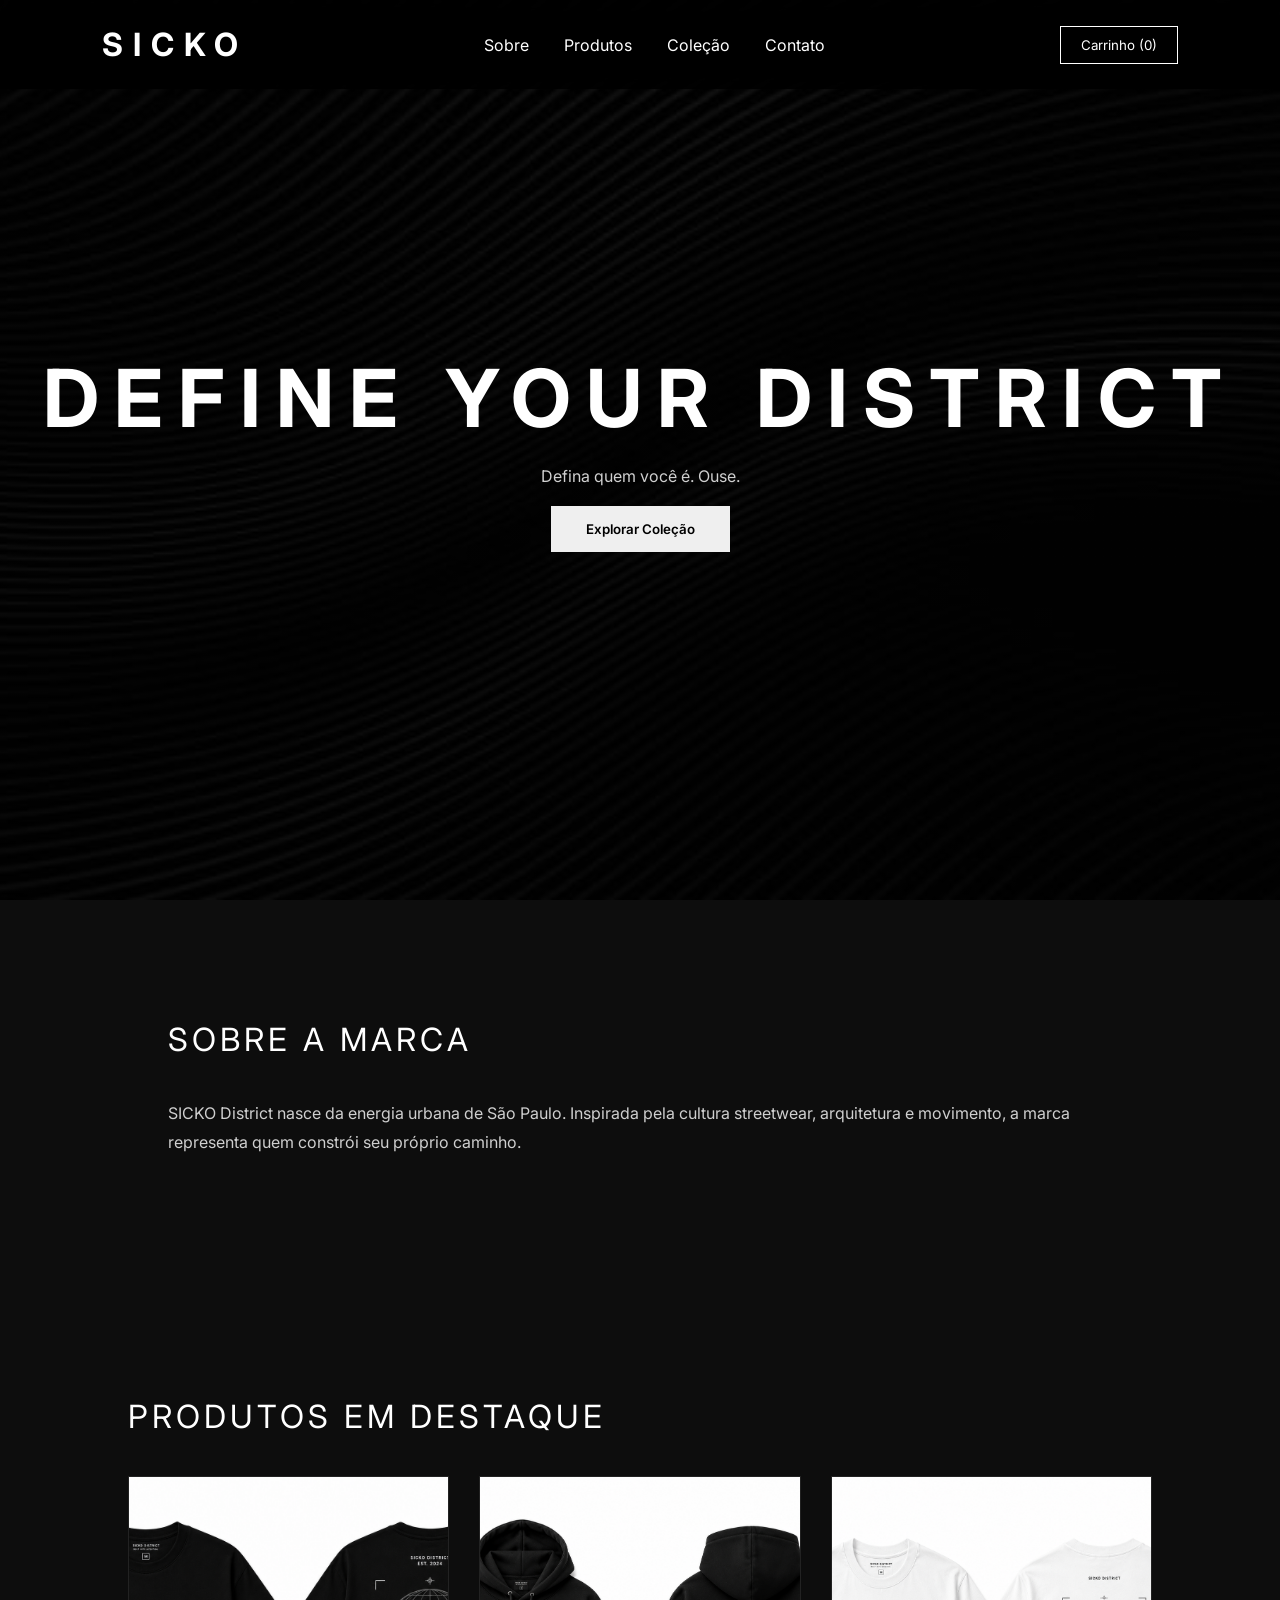
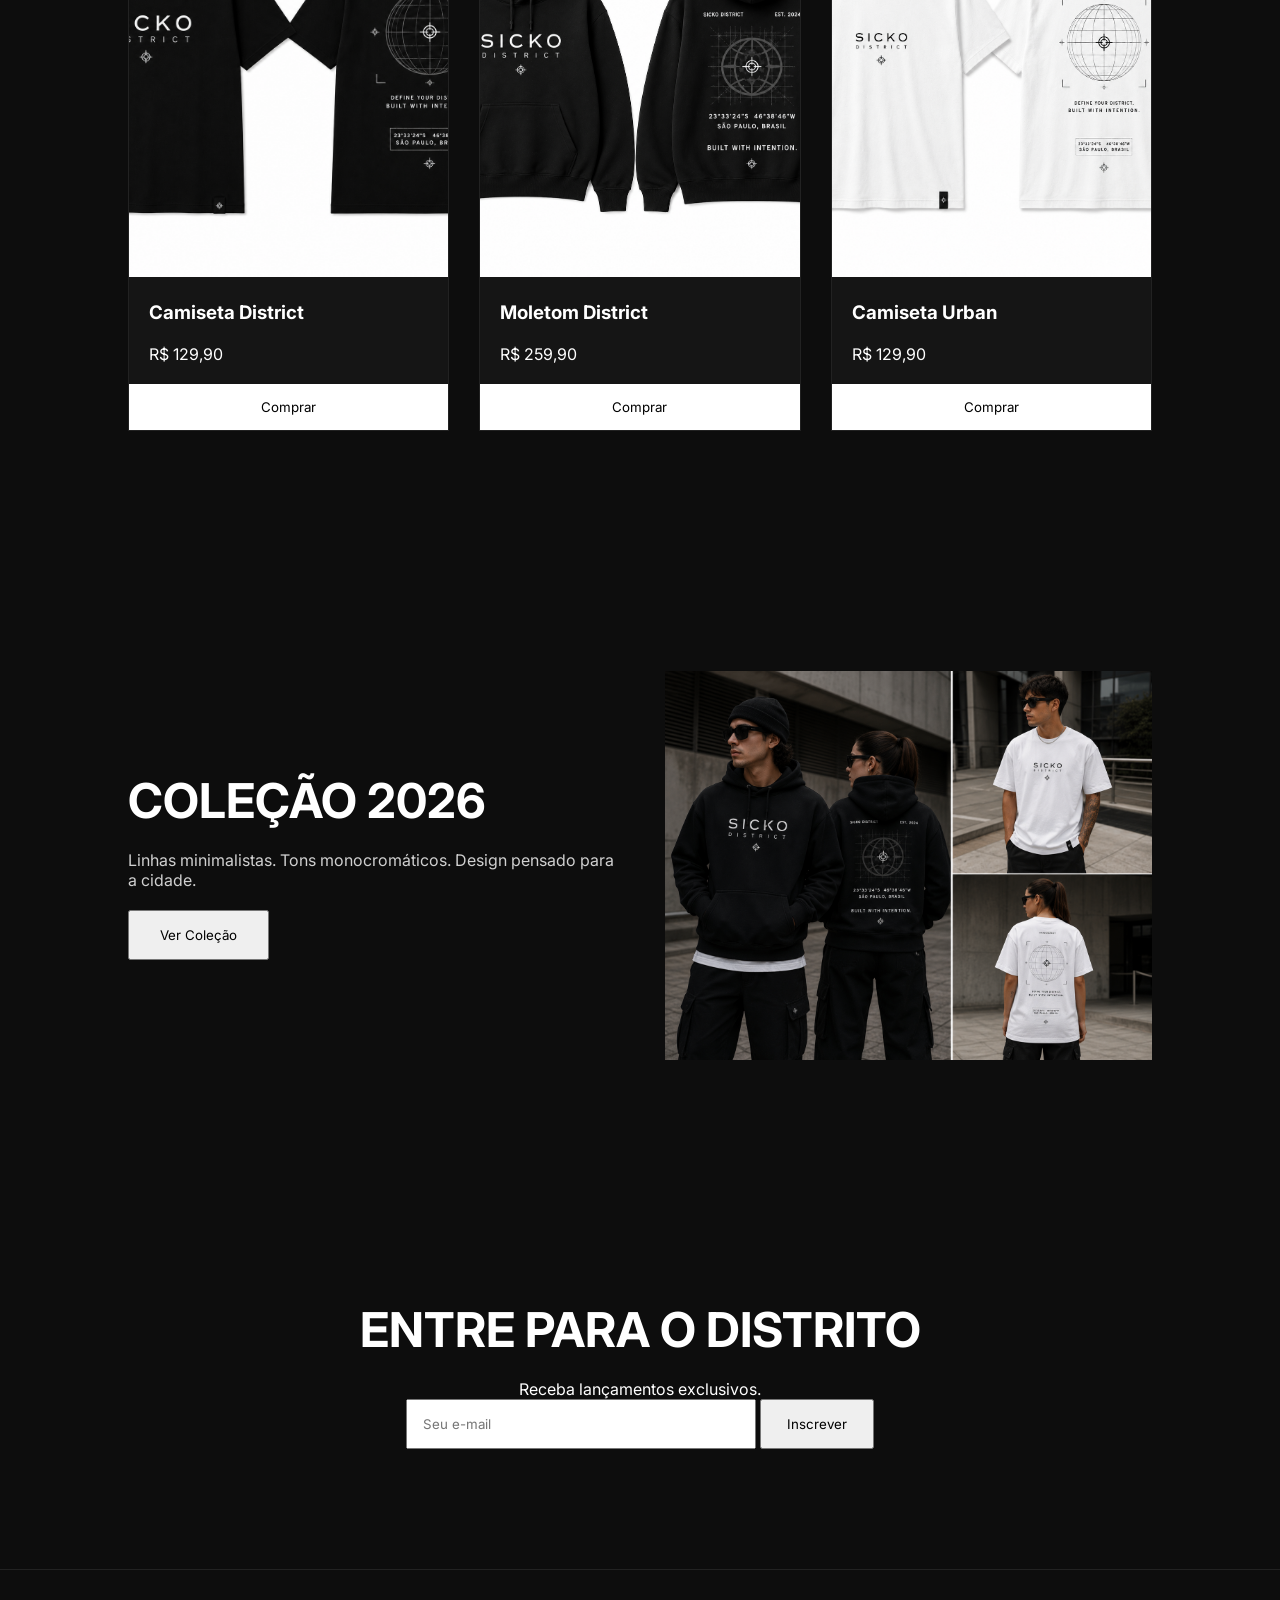
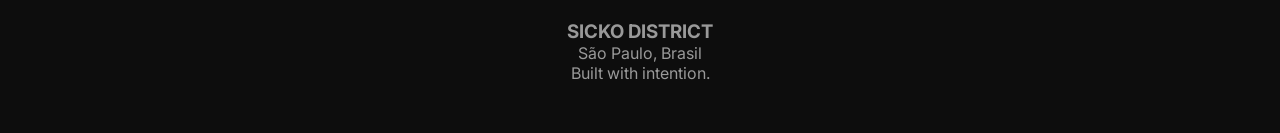
<file: index.html>
<!DOCTYPE html>
<html lang="pt-BR">
<head>
    <meta charset="UTF-8">
    <meta name="viewport" content="width=device-width, initial-scale=1.0">
    <title>SICKO District</title>

    <link rel="stylesheet" href="style.css">

    <link href="https://fonts.googleapis.com/css2?family=Inter:wght@300;400;500;600;700&display=swap" rel="stylesheet">
    <link rel="icon" href="imagens/crosshair.png" type="image/x-icon">

</head>
<body>

    <header>
        <a href="#"><div class="logo">
            SICKO
        </div>
        </a>

        <nav>
            <a href="#sobre">Sobre</a>
            <a href="#produtos">Produtos</a>
            <a href="#colecao">Coleção</a>
            <a href="#contato">Contato</a>
        </nav>

        <button class="cart-btn">
            Carrinho (0)
        </button>
    </header>

    <section class="hero">

        <div class="overlay"></div>

        <div class="hero-content">

            <h1>DEFINE YOUR DISTRICT</h1>

            <p>
                Defina quem você é. Ouse.
            </p>

            <a href="#colecao">
            <button>
                Explorar Coleção
            </button>
            </a>

        </div>

    </section>

    <section id="sobre" class="about">

        <div class="section-title">
            SOBRE A MARCA
        </div>

        <p>
            SICKO District nasce da energia urbana de São Paulo.
            Inspirada pela cultura streetwear, arquitetura e movimento,
            a marca representa quem constrói seu próprio caminho.
        </p>

    </section>

    <section id="produtos" class="products">

        <div class="section-title">
            PRODUTOS EM DESTAQUE
        </div>

        <div class="product-grid">

            <div class="product-card">

                <img src="imagens/camisetasickopreto.png">

                <h3>Camiseta District</h3>

                <span>R$ 129,90</span>

                <a href="camisetapreta.html"><button>Comprar</button></a>

            </div>

            <div class="product-card">

                <img src="imagens/moletomsickopreto.png">

                <h3>Moletom District</h3>

                <span>R$ 259,90</span>

                <a href="moletom.html"><button>Comprar</button></a>

            </div>

            <div class="product-card">

                <img src="imagens/camisetasickobranca.png">

                <h3>Camiseta Urban</h3>

                <span>R$ 129,90</span>

                <a href="camisetabranca.html"><button>Comprar</button></a>

            </div>

        </div>

    </section>

    <section id="colecao" class="collection">

        <div class="collection-content">

            <div>
                <h2>COLEÇÃO 2026</h2>

                <p>
                    Linhas minimalistas.
                    Tons monocromáticos.
                    Design pensado para a cidade.
                </p>

                <button>Ver Coleção</button>
            </div>

            <img src="imagens/colecao.png">

        </div>

    </section>

    <section class="newsletter">

        <h2>ENTRE PARA O DISTRITO</h2>

        <p>
            Receba lançamentos exclusivos.
        </p>

        <div>

            <input type="email" placeholder="Seu e-mail">

            <button>Inscrever</button>

        </div>

    </section>

    <footer id="contato">

        <h3>SICKO DISTRICT</h3>

        <p>São Paulo, Brasil</p>

        <p>Built with intention.</p>

    </footer>

</body>
</html>
</file>
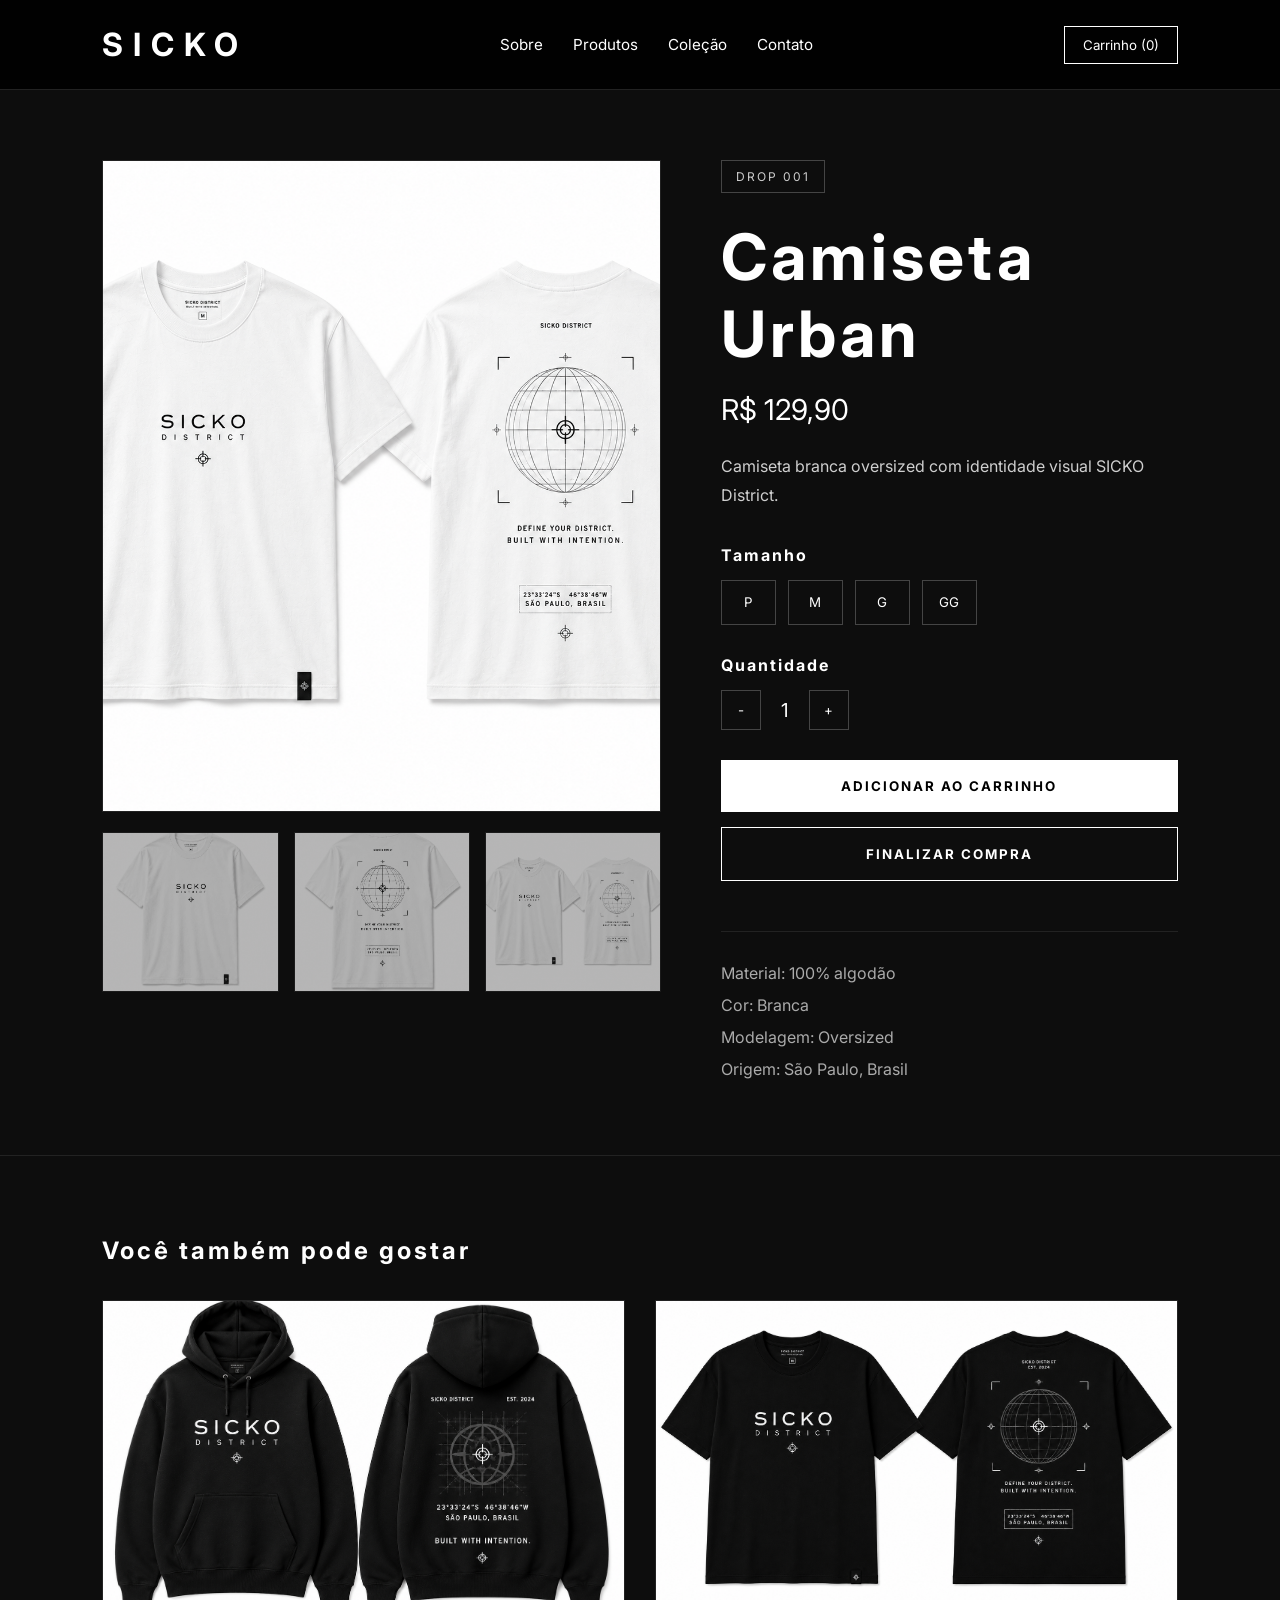
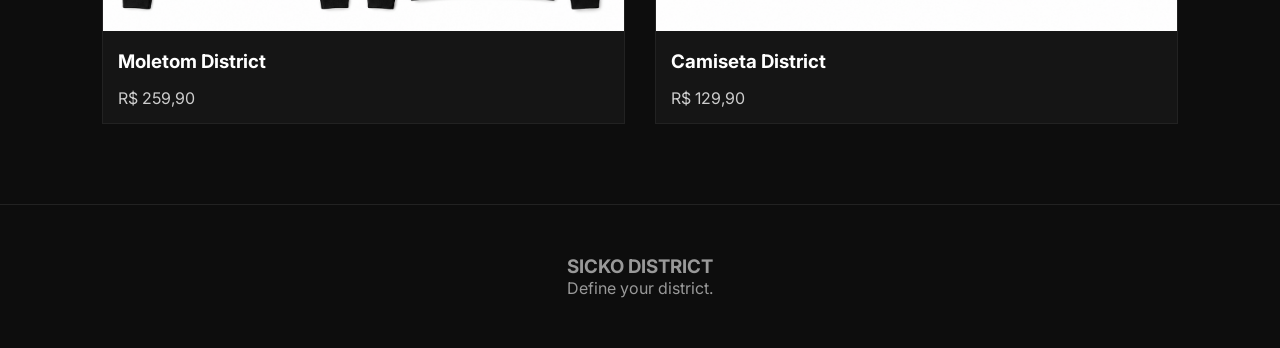
<file: camisetabranca.html>
<!DOCTYPE html>
<html lang="pt-BR">
<head>
    <meta charset="UTF-8">
    <meta name="viewport" content="width=device-width, initial-scale=1.0">
    <title>Camiseta Urban | SICKO</title>

    <link rel="stylesheet" href="produto.css">

    <link href="https://fonts.googleapis.com/css2?family=Inter:wght@300;400;500;600;700&display=swap" rel="stylesheet">

    <link rel="icon" href="imagens/crosshair.png" type="image/x-icon">
</head>
<body>

<header>
    <a href="index.html" class="logo">SICKO</a>

    <nav>
        <a href="#sobre">Sobre</a>
        <a href="#produtos">Produtos</a>
        <a href="#colecao">Coleção</a>
        <a href="#contato">Contato</a>
    </nav>

    <button class="cart-btn">Carrinho (0)</button>
</header>

<main class="product-page">

    <section class="product-gallery">
        <div class="main-image">
            <img src="imagens/camisetasickobranca.png" alt="Camiseta District">
        </div>

        <div class="thumbs">
            <img src="imagens/camisetabrancafrente.png" alt="Camiseta frente">
            <img src="imagens/camisetabrancacosta.png" alt="Camiseta Costas">
            <img src="imagens/camisetasickobranca.png" alt="Detalhe camiseta">
        </div>
    </section>

    <section class="product-info">

        <span class="tag">DROP 001</span>

        <h1>Camiseta Urban</h1>

        <p class="price">R$ 129,90</p>

        <p class="description">
            Camiseta branca oversized com identidade visual SICKO District.
        </p>

        <div class="option-group">
            <h3>Tamanho</h3>

            <div class="sizes">
                <button>P</button>
                <button>M</button>
                <button>G</button>
                <button>GG</button>
            </div>
        </div>

        <div class="option-group">
            <h3>Quantidade</h3>

            <div class="quantity">
                <button>-</button>
                <span>1</span>
                <button>+</button>
            </div>
        </div>

        <button class="buy-btn">Adicionar ao carrinho</button>

        <button class="checkout-btn">Finalizar compra</button>

        <div class="product-details">
            <p>Material: 100% algodão</p>
            <p>Cor: Branca</p>
            <p>Modelagem: Oversized</p>
            <p>Origem: São Paulo, Brasil</p>
        </div>

    </section>

</main>

<section class="related-products">

    <h2>Você também pode gostar</h2>

    <div class="related-grid">

        <a href="moletom.html">
        <div class="related-card">
            <img src="imagens/moletomsickopreto.png" alt="Moletom District">
            <h3>Moletom District</h3>
            <p>R$ 259,90</p>
        </div>
        </a>

        <a href="camisetapreta.html">
        <div class="related-card">
            <img src="imagens/camisetasickopreto.png" alt="Tênis Urban">
            <h3>Camiseta District</h3>
            <p>R$ 129,90</p>
        </div>
        </a>

    </div>

</section>

<footer>
    <h3>SICKO DISTRICT</h3>
    <p>Define your district.</p>
</footer>

<script src="produto.js"></script>

</body>
</html>
</file>
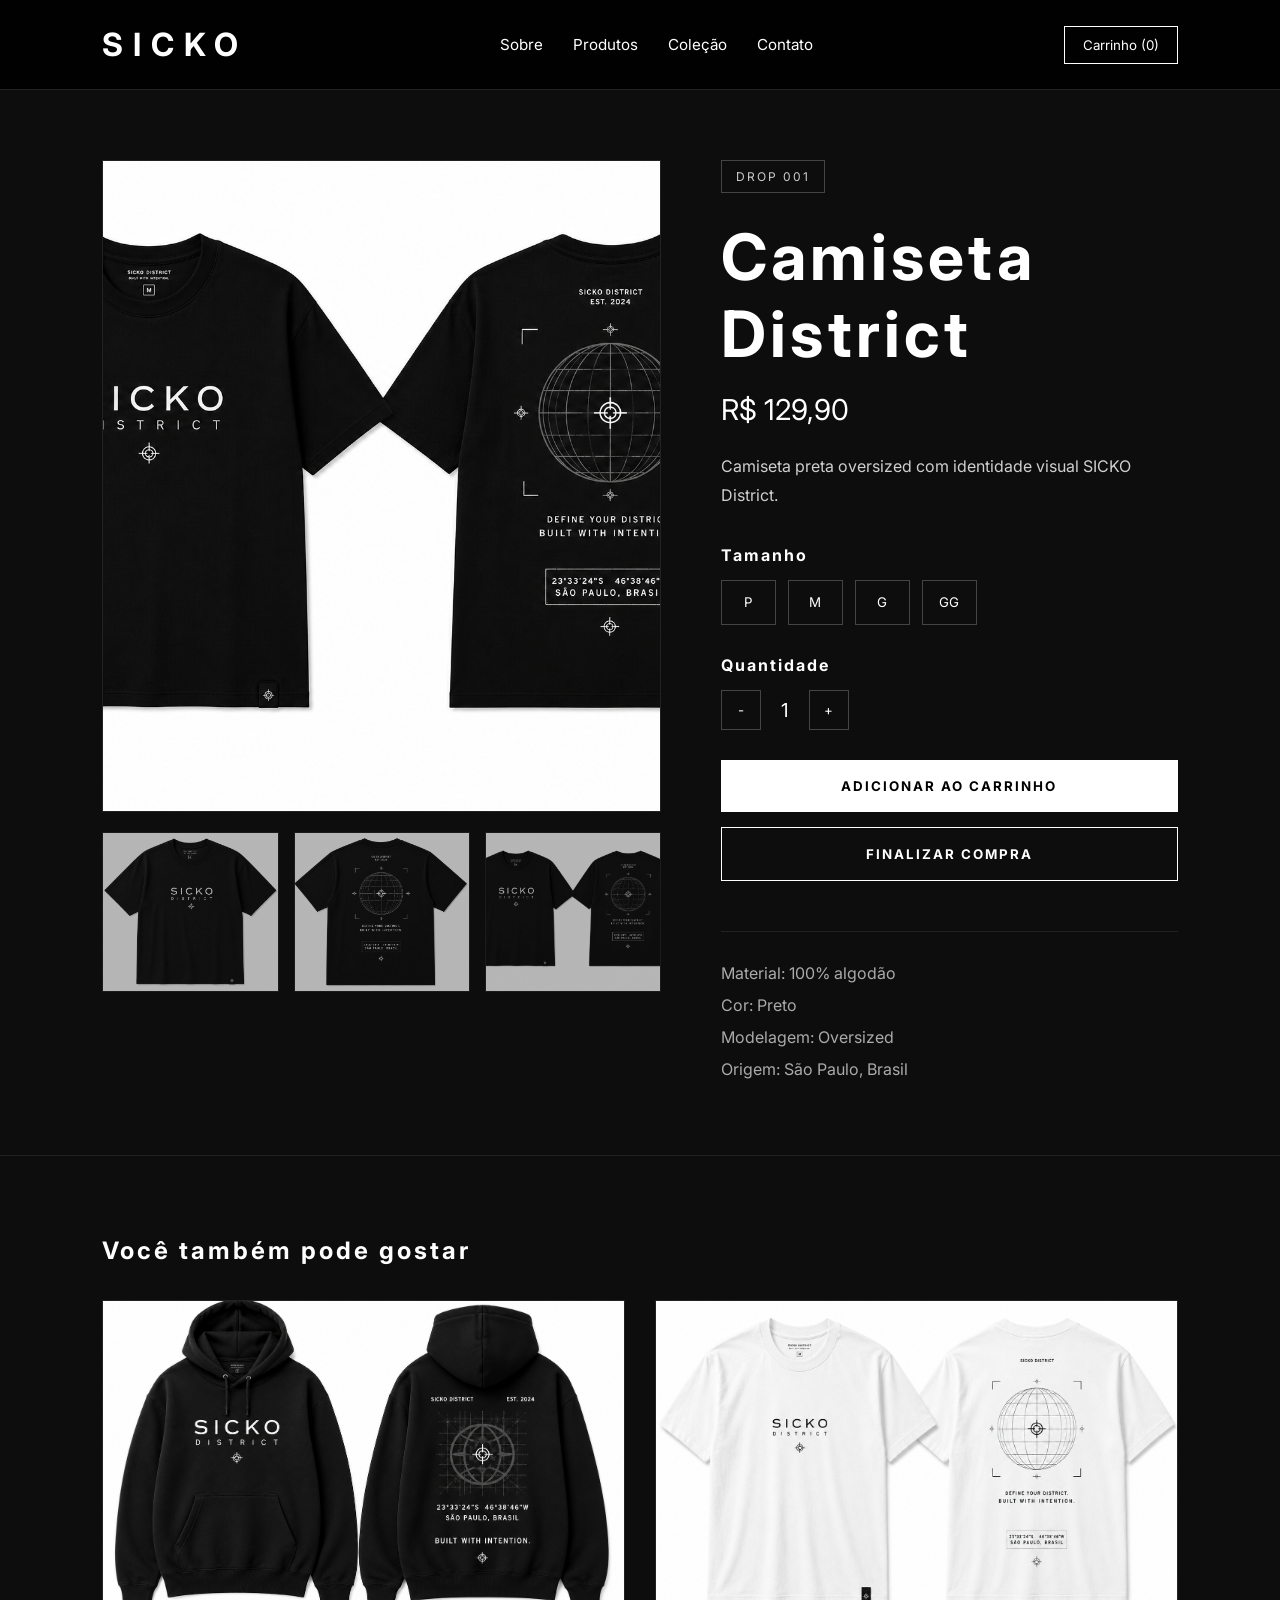
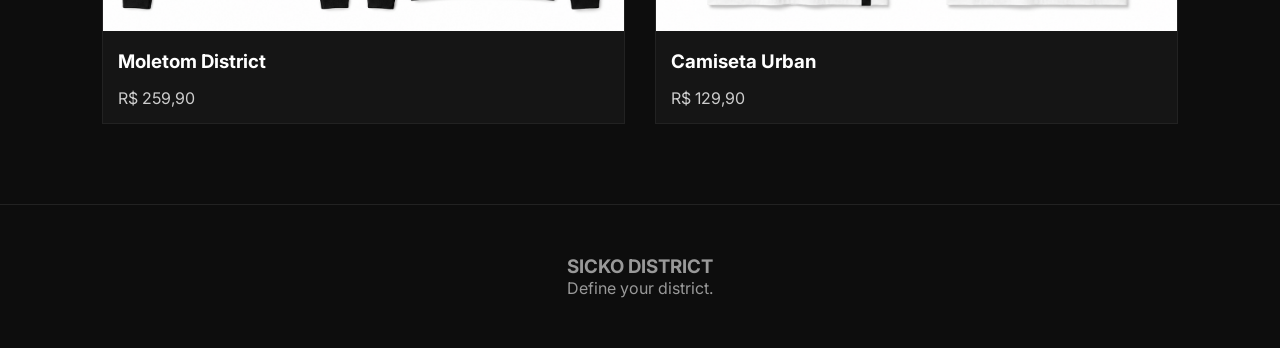
<file: camisetapreta.html>
<!DOCTYPE html>
<html lang="pt-BR">
<head>
    <meta charset="UTF-8">
    <meta name="viewport" content="width=device-width, initial-scale=1.0">
    <title>Camiseta District | SICKO</title>

    <link rel="stylesheet" href="produto.css">

    <link href="https://fonts.googleapis.com/css2?family=Inter:wght@300;400;500;600;700&display=swap" rel="stylesheet">

    <link rel="icon" href="imagens/crosshair.png" type="image/x-icon">
</head>
<body>

<header>
    <a href="index.html" class="logo">SICKO</a>

    <nav>
        <a href="#sobre">Sobre</a>
        <a href="#produtos">Produtos</a>
        <a href="#colecao">Coleção</a>
        <a href="#contato">Contato</a>
    </nav>

    <button class="cart-btn">Carrinho (0)</button>
</header>

<main class="product-page">

    <section class="product-gallery">
        <div class="main-image">
            <img src="imagens/camisetasickopreto.png" alt="Camiseta District">
        </div>

        <div class="thumbs">
            <img src="imagens/camisetapretafrente.png" alt="Camiseta frente">
            <img src="imagens/camisetapretacosta.png" alt="Camiseta Costas">
            <img src="imagens/camisetasickopreto.png" alt="Detalhe camiseta">
        </div>
    </section>

    <section class="product-info">

        <span class="tag">DROP 001</span>

        <h1>Camiseta District</h1>

        <p class="price">R$ 129,90</p>

        <p class="description">
            Camiseta preta oversized com identidade visual SICKO District.
        </p>

        <div class="option-group">
            <h3>Tamanho</h3>

            <div class="sizes">
                <button>P</button>
                <button>M</button>
                <button>G</button>
                <button>GG</button>
            </div>
        </div>

        <div class="option-group">
            <h3>Quantidade</h3>

            <div class="quantity">
                <button>-</button>
                <span>1</span>
                <button>+</button>
            </div>
        </div>

        <button class="buy-btn">Adicionar ao carrinho</button>

        <button class="checkout-btn">Finalizar compra</button>

        <div class="product-details">
            <p>Material: 100% algodão</p>
            <p>Cor: Preto</p>
            <p>Modelagem: Oversized</p>
            <p>Origem: São Paulo, Brasil</p>
        </div>

    </section>

</main>

<section class="related-products">

    <h2>Você também pode gostar</h2>

    <div class="related-grid">

        <a href="moletom.html">
        <div class="related-card">
            <img src="imagens/moletomsickopreto.png" alt="Moletom District">
            <h3>Moletom District</h3>
            <p>R$ 259,90</p>
        </div>
        </a>

        <a href="camisetabranca.html">
        <div class="related-card">
            <img src="imagens/camisetasickobranca.png" alt="Tênis Urban">
            <h3>Camiseta Urban</h3>
            <p>R$ 129,90</p>
        </div>
        </a>

    </div>

</section>

<footer>
    <h3>SICKO DISTRICT</h3>
    <p>Define your district.</p>
</footer>

<script src="produto.js"></script>

</body>
</html>
</file>
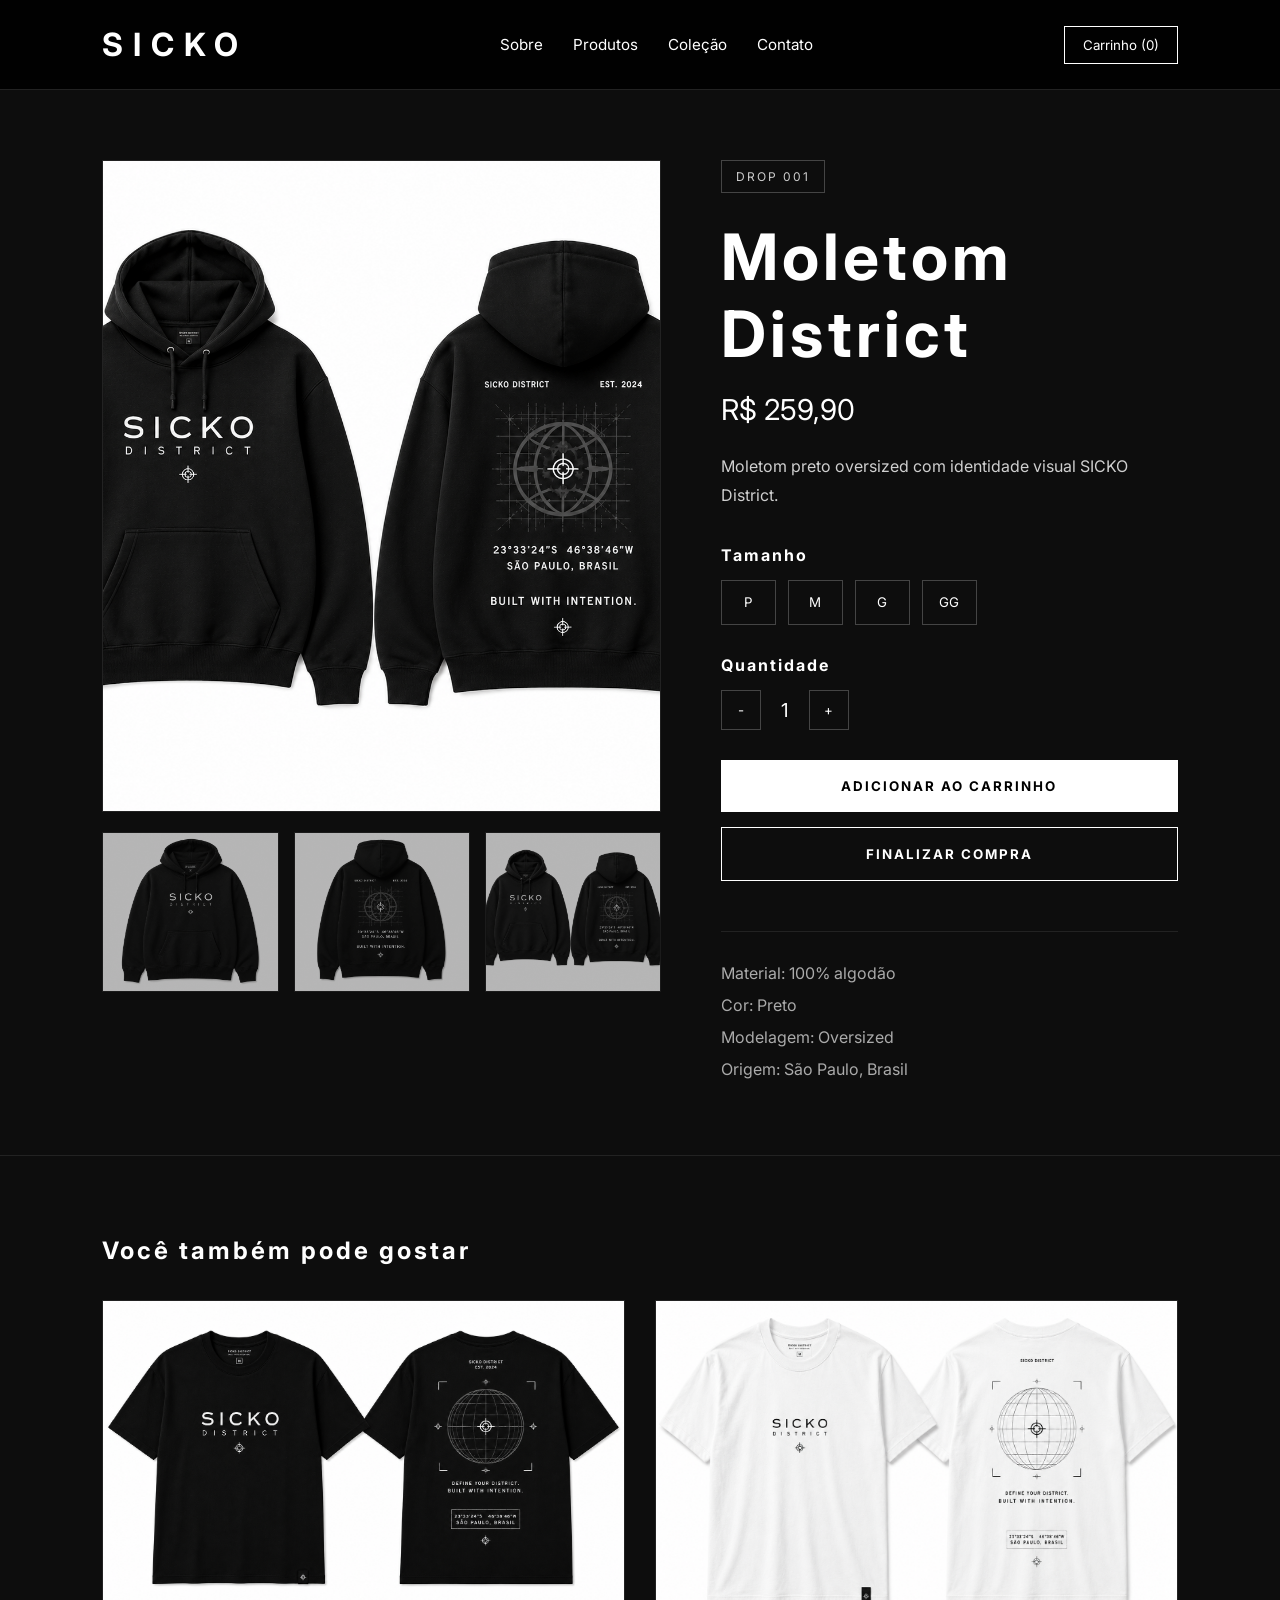
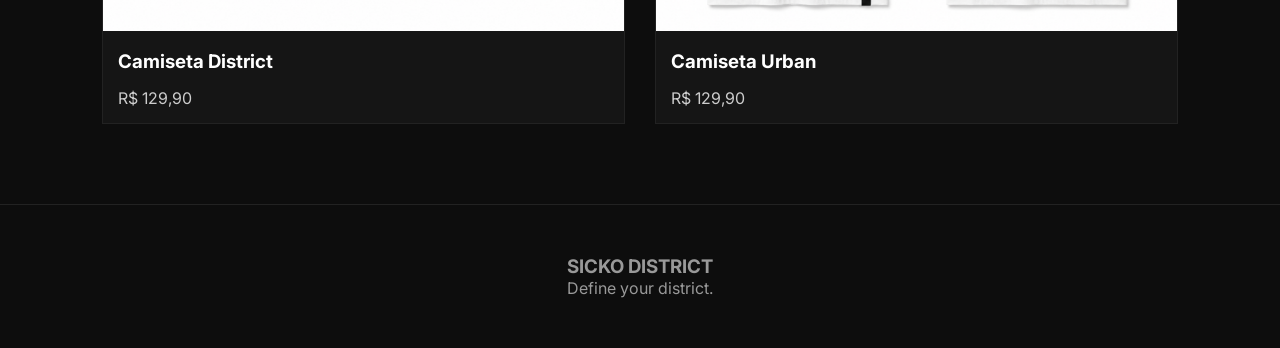
<file: moletom.html>
<!DOCTYPE html>
<html lang="pt-BR">
<head>
    <meta charset="UTF-8">
    <meta name="viewport" content="width=device-width, initial-scale=1.0">
    <title>Moletom District | SICKO</title>

    <link rel="stylesheet" href="produto.css">

    <link href="https://fonts.googleapis.com/css2?family=Inter:wght@300;400;500;600;700&display=swap" rel="stylesheet">

    <link rel="icon" href="imagens/crosshair.png" type="image/x-icon">
</head>
<body>

<header>
    <a href="index.html" class="logo">SICKO</a>

    <nav>
        <a href="#sobre">Sobre</a>
        <a href="#produtos">Produtos</a>
        <a href="#colecao">Coleção</a>
        <a href="#contato">Contato</a>
    </nav>

    <button class="cart-btn">Carrinho (0)</button>
</header>

<main class="product-page">

    <section class="product-gallery">
        <div class="main-image">
            <img src="imagens/moletomsickopreto.png" alt="Camiseta District">
        </div>

        <div class="thumbs">
            <img src="imagens/moletomfrente.png" alt="Camiseta frente">
            <img src="imagens/moletomcosta.png" alt="Camiseta Costas">
            <img src="imagens/moletomsickopreto.png" alt="Detalhe camiseta">
        </div>
    </section>

    <section class="product-info">

        <span class="tag">DROP 001</span>

        <h1>Moletom District</h1>

        <p class="price">R$ 259,90</p>

        <p class="description">
            Moletom preto oversized com identidade visual SICKO District.
        </p>

        <div class="option-group">
            <h3>Tamanho</h3>

            <div class="sizes">
                <button>P</button>
                <button>M</button>
                <button>G</button>
                <button>GG</button>
            </div>
        </div>

        <div class="option-group">
            <h3>Quantidade</h3>

            <div class="quantity">
                <button>-</button>
                <span>1</span>
                <button>+</button>
            </div>
        </div>

        <button class="buy-btn">Adicionar ao carrinho</button>

        <button class="checkout-btn">Finalizar compra</button>

        <div class="product-details">
            <p>Material: 100% algodão</p>
            <p>Cor: Preto</p>
            <p>Modelagem: Oversized</p>
            <p>Origem: São Paulo, Brasil</p>
        </div>

    </section>

</main>

<section class="related-products">

    <h2>Você também pode gostar</h2>

    
    <div class="related-grid">

        <a href="camisetapreta.html">
        <div class="related-card">
            <img src="imagens/camisetasickopreto.png" alt="Camiseta District">
            <h3>Camiseta District</h3>
            <p>R$ 129,90</p>
        </div>
        </a>

        <a href="camisetabranca.html">
        <div class="related-card">
            <img src="imagens/camisetasickobranca.png" alt="Tênis Urban">
            <h3>Camiseta Urban</h3>
            <p>R$ 129,90</p>
        </div>
        </a>
    </div>
    

</section>

<footer>
    <h3>SICKO DISTRICT</h3>
    <p>Define your district.</p>
</footer>

<script src="produto.js"></script>

</body>
</html>
</file>
<file: style.css>
*{
    margin:0;
    padding:0;
    box-sizing:border-box;
    font-family:'Inter',sans-serif;
}

:root{
    --black:#0D0D0D;
    --dark:#2A2A2A;
    --gray:#757575;
    --white:#FFFFFF;
}

body{
    background:var(--black);
    color:var(--white);
}

header{
    position:fixed;
    width:100%;
    display:flex;
    justify-content:space-between;
    align-items:center;
    padding:25px 8%;
    z-index:100;
    background:rgba(0,0,0,.85);
    backdrop-filter:blur(10px);
}

header a {
    text-decoration: none;
    color: var(--white);
}
.logo{
    font-size:2rem;
    letter-spacing:10px;
    font-weight:700;
}

nav{
    display:flex;
    gap:35px;
}

nav a{
    text-decoration:none;
    color:white;
    transition:.3s;
}

nav a:hover{
    opacity:.6;
}

.cart-btn{
    border:1px solid white;
    background:none;
    color:white;
    padding:10px 20px;
    cursor:pointer;
}

.hero{
    height:100vh;

    background:
    linear-gradient(rgba(0,0,0,.6),
    rgba(0,0,0,.7)),
    url(imagens/darkgray.jpg);

    background-size:cover;
    background-position:center;

    display:flex;
    justify-content:center;
    align-items:center;
    text-align:center;
}

.hero h1{
    font-size:5rem;
    letter-spacing:15px;
}

.hero p{
    margin:20px 0;
    color:#d0d0d0;
}

.hero button{
    padding:15px 35px;
    border:none;
    cursor:pointer;
    font-weight:600;
}

.section-title{
    font-size:2rem;
    margin-bottom:40px;
    letter-spacing:4px;
}

.about{
    padding:120px 10%;
    max-width:1200px;
    margin:auto;
}

.about p{
    color:#cfcfcf;
    line-height:1.8;
}

.products{
    padding:120px 10%;
}

.product-grid{
    display:grid;
    grid-template-columns:repeat(auto-fit,minmax(300px,1fr));
    gap:30px;
}

.product-card{
    background:#151515;
    border:1px solid #222;
    transition:.3s;
}

.product-card:hover{
    transform:translateY(-8px);
}

.product-card img{
    width:100%;
    height:400px;
    object-fit:cover;
}

.product-card h3{
    padding:20px;
}

.product-card span{
    display:block;
    padding:0 20px;
}

.product-card button{
    width:100%;
    margin-top:20px;
    padding:15px;
    border:none;
    background:white;
    cursor:pointer;
}

.collection{
    padding:120px 10%;
}

.collection-content{
    display:grid;
    grid-template-columns:1fr 1fr;
    gap:50px;
    align-items:center;
}

.collection img{
    width:100%;
}

.collection h2{
    font-size:3rem;
    margin-bottom:20px;
}

.collection p{
    color:#d0d0d0;
    margin-bottom:20px;
}

.collection button{
    padding:15px 30px;
}

.newsletter{
    padding:120px 10%;
    text-align:center;
}

.newsletter h2{
    font-size:3rem;
    margin-bottom:20px;
}

.newsletter input{
    width:350px;
    padding:15px;
}

.newsletter button{
    padding:15px 25px;
}

footer{
    border-top:1px solid #222;
    text-align:center;
    padding:50px;
    color:#999;
}

@media(max-width:768px){

    nav{
        display:none;
    }

    .hero h1{
        font-size:3rem;
    }

    .collection-content{
        grid-template-columns:1fr;
    }

    .newsletter input{
        width:100%;
        margin-bottom:15px;
    }
}
</file>
<file: produto.css>
* {
    margin: 0;
    padding: 0;
    box-sizing: border-box;
    font-family: 'Inter', sans-serif;
}

:root {
    --black: #0D0D0D;
    --dark: #2A2A2A;
    --gray: #757575;
    --white: #FFFFFF;
}

body {
    background: var(--black);
    color: var(--white);
    overflow-x: hidden;
}

a{
    text-decoration: none;
    color: var(--white);
}
header {
    width: 100%;
    padding: 25px 8%;
    display: flex;
    align-items: center;
    justify-content: space-between;
    background: rgba(0,0,0,.9);
    border-bottom: 1px solid #222;
}

.logo {
    color: white;
    text-decoration: none;
    font-size: 2rem;
    letter-spacing: 10px;
    font-weight: 700;
}

nav {
    display: flex;
    gap: 30px;
}

nav a {
    color: white;
    text-decoration: none;
    font-size: .95rem;
}

.cart-btn {
    background: transparent;
    color: white;
    border: 1px solid white;
    padding: 10px 18px;
    cursor: pointer;
}

.product-page {
    padding: 70px 8%;
    display: grid;
    grid-template-columns: 1.1fr .9fr;
    gap: 60px;
    align-items: start;
}

.main-image {
    background: #151515;
    border: 1px solid #222;
}

.main-image img {
    width: 100%;
    height: 650px;
    object-fit: cover;
    display: block;
}

.thumbs {
    margin-top: 20px;
    display: grid;
    grid-template-columns: repeat(3, 1fr);
    gap: 15px;
}

.thumbs img {
    width: 100%;
    height: 160px;
    object-fit: cover;
    cursor: pointer;
    border: 1px solid #222;
    opacity: .7;
    transition: .3s;
}

.thumbs img:hover {
    opacity: 1;
}

.product-info {
    position: sticky;
    top: 30px;
}

.tag {
    display: inline-block;
    border: 1px solid #444;
    padding: 8px 14px;
    color: #ccc;
    font-size: .75rem;
    letter-spacing: 2px;
    margin-bottom: 25px;
}

.product-info h1 {
    font-size: clamp(2.2rem, 5vw, 4rem);
    letter-spacing: 4px;
    margin-bottom: 20px;
}

.price {
    font-size: 1.8rem;
    margin-bottom: 25px;
}

.description {
    color: #cfcfcf;
    line-height: 1.8;
    margin-bottom: 35px;
}

.option-group {
    margin-bottom: 30px;
}

.option-group h3 {
    margin-bottom: 15px;
    font-size: 1rem;
    letter-spacing: 2px;
}

.sizes {
    display: flex;
    gap: 12px;
    flex-wrap: wrap;
}

.sizes button {
    width: 55px;
    height: 45px;
    background: transparent;
    color: white;
    border: 1px solid #444;
    cursor: pointer;
}

.sizes button:hover,
.sizes button.active {
    background: white;
    color: black;
}

.quantity {
    display: flex;
    align-items: center;
    gap: 20px;
}

.quantity button {
    width: 40px;
    height: 40px;
    background: transparent;
    color: white;
    border: 1px solid #444;
    cursor: pointer;
}

.quantity span {
    font-size: 1.2rem;
}

.buy-btn,
.checkout-btn {
    width: 100%;
    padding: 18px;
    margin-bottom: 15px;
    cursor: pointer;
    text-transform: uppercase;
    letter-spacing: 2px;
    font-weight: 700;
}

.buy-btn {
    background: white;
    color: black;
    border: none;
}

.checkout-btn {
    background: transparent;
    color: white;
    border: 1px solid white;
}

.product-details {
    margin-top: 35px;
    border-top: 1px solid #222;
    padding-top: 25px;
    color: #aaa;
    line-height: 2;
}

.related-products {
    padding: 80px 8%;
    border-top: 1px solid #222;
}

.related-products h2 {
    margin-bottom: 35px;
    letter-spacing: 3px;
}

.related-grid {
    display: grid;
    grid-template-columns: repeat(auto-fit, minmax(240px, 1fr));
    gap: 30px;
}

.related-card {
    background: #151515;
    border: 1px solid #222;
}

.related-card img {
    width: 100%;
    height: 330px;
    object-fit: cover;
}

.related-card h3,
.related-card p {
    padding: 15px;
}

.related-card p {
    padding-top: 0;
    color: #ccc;
}

footer {
    padding: 50px 8%;
    text-align: center;
    border-top: 1px solid #222;
    color: #999;
}

/* RESPONSIVO */
@media (max-width: 900px) {
    header {
        flex-wrap: wrap;
        gap: 20px;
    }

    nav {
        order: 3;
        width: 100%;
        justify-content: center;
    }

    .product-page {
        grid-template-columns: 1fr;
    }

    .product-info {
        position: static;
    }

    .main-image img {
        height: 520px;
    }
}

@media (max-width: 600px) {
    header {
        justify-content: center;
        text-align: center;
    }

    .logo {
        width: 100%;
        font-size: 1.6rem;
        letter-spacing: 7px;
    }

    nav {
        gap: 18px;
        flex-wrap: wrap;
    }

    .product-page {
        padding: 40px 6%;
        gap: 40px;
    }

    .main-image img {
        height: 420px;
    }

    .thumbs {
        grid-template-columns: repeat(3, 1fr);
    }

    .thumbs img {
        height: 100px;
    }

    .product-info h1 {
        font-size: 2.2rem;
    }

    .related-products {
        padding: 60px 6%;
    }
}
</file>
